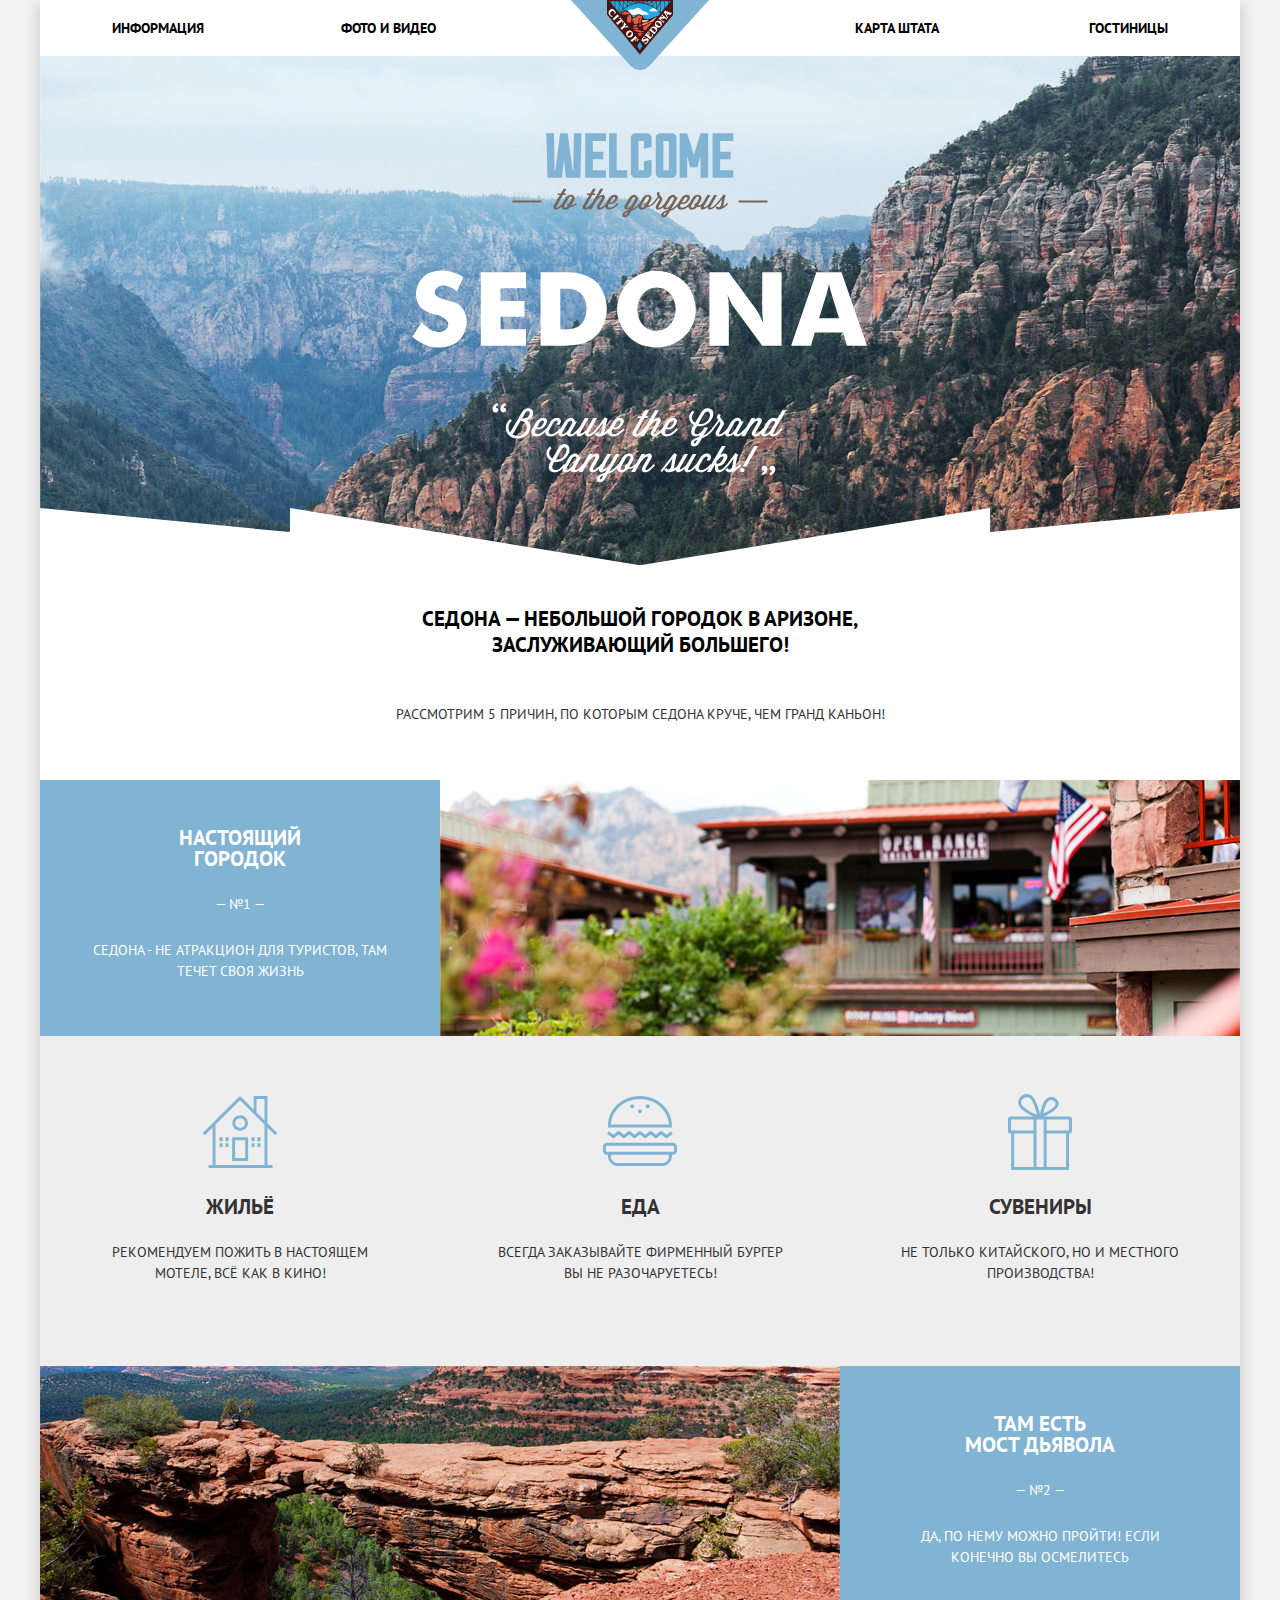
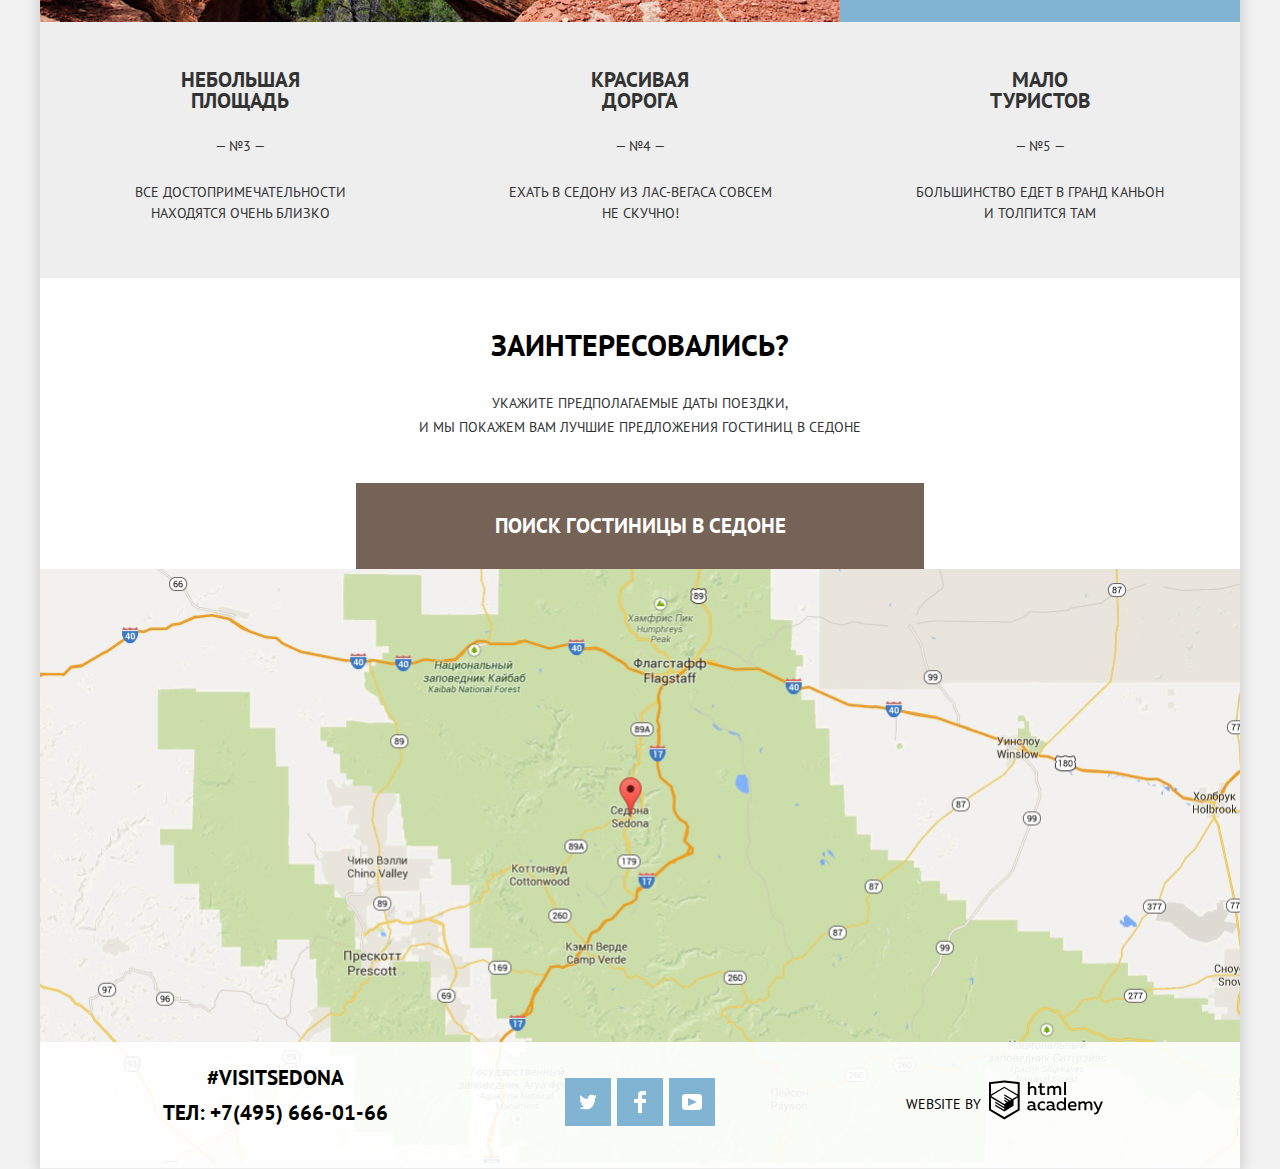
<file: index.html>
<!DOCTYPE html>
<html class="page" lang="ru">
  <head>
    <meta charset="utf-8">
    <title>HTML Academy: Седона</title>
    <link href="https://fonts.googleapis.com/css2?family=PT+Sans:wght@400;700&display=swap;subset=latin,cyrillic" rel="stylesheet">
    <link href="css/normalize.css" rel="stylesheet">
    <link href="css/style.min.css" rel="stylesheet">
  </head>
  <body class="page-body">
    <div class="container">
      <header class="main-header">
        <nav class="main-navigation">
          <a class="main-header-logo">
            <img src="img/logo-sedona.svg" width="138" height="70" alt="Логотип Седона">
          </a>
          <ul class="site-navigation main-navigation-wrapper">
            <li class="site-list"><a href="#">Информация</a></li>
            <li class="site-list"><a href="#">Фото и видео</a></li>
            <li class="site-list"><a href="#">Карта штата</a></li>
            <li class="site-list"><a href="hotels.html">Гостиницы</a></li>
          </ul>
        </nav>
      </header>
      <main>
        <div class="main-features">
          <div class="main-features-logo">
           <img src="img/intro-welcome.svg" width="456" height="350" alt="Добро пожаловать в Седону">
          </div>
          <h1>Седона &mdash; небольшой городок в Аризоне, заслуживающий большего!</h1>
          <p>Рассмотрим 5 причин, по которым Седона круче, чем Гранд Каньон!</p>
        </div>
        <section class="features">
          <ul class="features-list">
            <li class="features-item feature-item-big">
              <div class="feature-item-blue">
                <h3>Настоящий <br>городок</h3>
                <p>&mdash; №1 &mdash;</p>
                <p>Седона - не атракцион для туристов, там течет своя жизнь</p>
              </div>
              <div class="feature-img">
                <img src="img/image1.jpg" width="800" height="256" alt="фото города Седона">
              </div>
              <ul class="features-comments item-commet">
                <li class="item-commet-house">
                  <h3>Жильё</h3>
                  <p>Рекомендуем пожить в настоящем мотеле, всё как в кино!</p>
                </li>
                <li class="item-commet item-commet-food">
                  <h3>Еда</h3>
                  <p>Всегда заказывайте фирменный бургер вы не разочаруетесь!</p>
                <li class="item-commet item-commet-gift">
                  <h3>Сувениры</h3>
                  <p>Не только китайского, но и местного производства!</p>
                </li>
              </ul>
            </li>
            <li class="features-item feature-item-big">
              <div class="feature-img">
                <img src="img/image2.jpg" width="800" height="256" alt="фото скал">
              </div>
              <div class="feature-item-blue">
                <h3>Там есть <br> мост дьявола</h3>
                <p>&mdash; №2 &mdash;</p>
                <p>Да, по нему можно пройти! Если конечно вы осмелитесь</p>
              </div>
            </li>
            <li>
              <div class="features-item">
                <h3>Небольшая <br>площадь</h3>
                <p>&mdash; №3 &mdash;</p>
                <p>Все достопримечательности находятся очень близко</p>
              </div>
            </li>
            <li>
              <div class="features-item">
                <h3>Красивая <br>дорога</h3>
                <p>&mdash; №4 &mdash;</p>
                <p>Ехать в Седону из Лас-Вегаса совсем не скучно!</p>
              </div>
            </li>
            <li>
              <div class="features-item">
                <h3>Мало <br>туристов</h3>
                <p>&mdash; №5 &mdash;</p>
                <p>Большинство едет в Гранд Каньон и&nbsp;толпится там</p>
              </div>
            </li>
          </ul>
        </section>
        <section class="checkin-form">
          <div class="checkin-form-info">
            <h2>Заинтересовались?</h2>
            <p>Укажите предполагаемые даты поездки,<br> и мы покажем вам лучшие предложения гостиниц в Седоне</p>
            <button class="button button-brown checkin-form-button" type="button">Поиск гостиницы в Седоне</button>
          </div>
          <div class="checkin-form-section">
            <form class="checkin-form-text" action="https://echo.htmlacademy.ru" method="post" name="checkin-information">
              <p class="checkin-form-item">
                <label class="label-field" for="checkin-date">Дата заезда:</label>
                <input class="date-field checkin-date-input" type="text" name="checkin-date" id="checkin-date" placeholder="24 апреля 2017" required>
                <button class="date-field-calendar" type="button"><span class="visually-hidden">ярлык календаря</span><svg xmlns="http://www.w3.org/2000/svg" width="21" height="22" viewBox="0 0 21 22"><path d="M19.251 2.025h-2.845V.648c0-.381-.294-.689-.656-.689-.363 0-.656.308-.656.689v1.377h-3.938V.648c0-.381-.294-.689-.655-.689-.363 0-.657.308-.657.689v1.377H5.906V.648c0-.381-.294-.689-.656-.689-.363 0-.657.308-.657.689v1.377H1.75C.784 2.025 0 2.847 0 3.862v16.302C0 21.179.784 22 1.75 22h17.501c.966 0 1.749-.821 1.749-1.836V3.862c0-1.015-.783-1.837-1.749-1.837zm.437 18.139a.448.448 0 0 1-.437.459H1.75a.45.45 0 0 1-.438-.459V3.862a.45.45 0 0 1 .438-.459h2.844v1.378c0 .381.294.689.657.689.362 0 .656-.308.656-.689V3.403h3.938v1.378c0 .381.294.689.657.689.361 0 .655-.308.655-.689V3.403h3.938v1.378c0 .381.293.689.656.689.362 0 .656-.308.656-.689V3.403h2.845c.241 0 .437.206.437.459v16.302z"/><path d="M4.594 8.225h2.625v2.066H4.594zM4.594 11.668h2.625v2.067H4.594zM4.594 15.112h2.625v2.066H4.594zM9.188 15.112h2.625v2.066H9.188zM9.188 11.668h2.625v2.067H9.188zM9.188 8.225h2.625v2.066H9.188zM13.781 15.112h2.625v2.066h-2.625zM13.781 11.668h2.625v2.067h-2.625zM13.781 8.225h2.625v2.066h-2.625z"/></svg></button>
              </p>
              <p class="checkin-form-item">
                <label class="label-field" for="checkout-date">Дата выезда:</label>
                <input class="date-field" type="text" name="checkout-date" id="checkout-date" placeholder="4 июля 2017" required>
                <button class="date-field-calendar" type="button"><span class="visually-hidden">ярлык календаря</span><svg xmlns="http://www.w3.org/2000/svg" width="21" height="22" viewBox="0 0 21 22"><path d="M19.251 2.025h-2.845V.648c0-.381-.294-.689-.656-.689-.363 0-.656.308-.656.689v1.377h-3.938V.648c0-.381-.294-.689-.655-.689-.363 0-.657.308-.657.689v1.377H5.906V.648c0-.381-.294-.689-.656-.689-.363 0-.657.308-.657.689v1.377H1.75C.784 2.025 0 2.847 0 3.862v16.302C0 21.179.784 22 1.75 22h17.501c.966 0 1.749-.821 1.749-1.836V3.862c0-1.015-.783-1.837-1.749-1.837zm.437 18.139a.448.448 0 0 1-.437.459H1.75a.45.45 0 0 1-.438-.459V3.862a.45.45 0 0 1 .438-.459h2.844v1.378c0 .381.294.689.657.689.362 0 .656-.308.656-.689V3.403h3.938v1.378c0 .381.294.689.657.689.361 0 .655-.308.655-.689V3.403h3.938v1.378c0 .381.293.689.656.689.362 0 .656-.308.656-.689V3.403h2.845c.241 0 .437.206.437.459v16.302z"/><path d="M4.594 8.225h2.625v2.066H4.594zM4.594 11.668h2.625v2.067H4.594zM4.594 15.112h2.625v2.066H4.594zM9.188 15.112h2.625v2.066H9.188zM9.188 11.668h2.625v2.067H9.188zM9.188 8.225h2.625v2.066H9.188zM13.781 15.112h2.625v2.066h-2.625zM13.781 11.668h2.625v2.067h-2.625zM13.781 8.225h2.625v2.066h-2.625z"/></svg></button>
              </p>
              <div class="checkin-form-item">
                <div class="people-number">
                  <label class="label-field" for="adult">Взрослые:</label>
                  <div class="number-field number-field-adult">
                    <button class="button-qty button-qty-minus" type="button"><span class="visually-hidden">убавить</span></button>
                    <input class="number" type="number" name="adult-number" id="adult" min="1" step="1" value="2">
                    <button class="button-qty button-qty-plus" type="button"><span class="visually-hidden">добавить</span></button>
                  </div>
                </div>
                <div class="people-number">
                  <label class="label-field" for="children">Дети:</label>
                  <div class="number-field">
                    <button class="button-qty button-qty-minus" type="button"><span class="visually-hidden">убавить</span></button>
                    <input class="number" type="number" name="children-number" id="children" min="0" step="1" value="0">
                    <button class="button-qty button-qty-plus" type="button"><span class="visually-hidden">добавить</span></button>
                  </div>
                </div>
              </div>
              <button class="button button-blue form-find-button" type="submit">Найти</button>
            </form>
          </div>
        </section>
        <section class="map">
          <h2 class="visually-hidden">Как нас найти</h2>
          <iframe src="https://www.google.com/maps/embed?pb=!1m18!1m12!1m3!1d764246.3940536509!2d-112.38274513634933!3d34.751512098965684!2m3!1f0!2f0!3f0!3m2!1i1024!2i768!4f13.1!3m3!1m2!1s0x872da132f942b00d%3A0x5548c523fa6c8efd!2z0KHQtdC00L7QvdCwLCDQkNGA0LjQt9C-0L3QsCA4NjMzNiwg0KHQqNCQ!5e0!3m2!1sru!2sru!4v1592583393524!5m2!1sru!2sru" width="1200" height="594" aria-label="Адрес Седоны на Карте: США, Аризона 86336"></iframe>
          <p><img src="img/map.png" width="1200" height="594" alt="Адрес Седоны на Карте: США, Аризона 86336"></p>
        </section>
      </main>
      <footer class="footer-index">
        <div class="footer-container">
          <div class="footer-contacts col-1-3">
            <p>#visitsedona</p>
            <a class="tel-number" href="tel:+74956660166">тел: +7(495) 666-01-66</a>
          </div>
          <ul class="social">
            <li>
              <a class="social-button" href="#"><span class="visually-hidden">Twitter</span>
                <svg xmlns="http://www.w3.org/2000/svg" xmlns:xlink="http://www.w3.org/1999/xlink" width="17" height="15" viewBox="0 0 17 15"><path fill="#FFF" d="M10.95.144c1.685-.496 2.984.27 3.577 1.179.673-.231 1.331-.481 2.011-.708a2.345 2.345 0 0 1-.857 1.768c.685.17 1.304-.491 1.304-.491-.169 1-1.006 1.788-1.563 2.024-.231 6.75-3.175 11.217-10.077 11.082h-.446c-.41 0-4.164-.46-4.898-1.887 2.271.196 3.893-.422 4.693-1.177-.96-.3-2.679-.477-2.979-2.95.349.106.564.228 1.19.119C1.705 8.247.374 7.53.448 5.33c.285.328 1.067.536 1.34.472C1.085 5.561-.182 2.442.894.85c1.818 1.854 3.735 3.606 7.152 3.773C8.254 2.33 9.183.793 10.95.144z"/></svg>
              </a>
            </li>
            <li>
              <a class="social-button" href="#"><span class="visually-hidden">Facebook</span>
                <svg xmlns="http://www.w3.org/2000/svg" width="12" height="22" viewBox="0 0 12 22"><path fill="#FFF" d="M12 4V0H8a4 4 0 0 0-4 4v4H0v4h4v10h4V12h4V8H8V4h4z"/></svg>
              </a>
            </li>
            <li>
              <a class="social-button" href="#"><span class="visually-hidden">YouTube</span>
                <svg xmlns="http://www.w3.org/2000/svg" xmlns:xlink="http://www.w3.org/1999/xlink" width="20" height="16" viewBox="0 0 20 16"><path fill="#FFF" d="M17 0H3C1.35 0 0 1.35 0 3v10c0 1.65 1.35 3 3 3h14c1.65 0 3-1.35 3-3V3c0-1.65-1.35-3-3-3zM6.027 11.998V4.002L15.014 8l-8.987 3.998z"/></svg>
              </a>
            </li>
          </ul>
          <div class="col-1-3 footer-copyright">
            <p><span class="copyright">Website by</span><span class="visually-hidden">HTML Academy</span>
            <a  class="footer-copyright-logo" href="https://htmlacademy.ru/intensive/htmlcss/">
              <svg class="html-logo" xmlns="http://www.w3.org/2000/svg" viewBox="0 0 108.08 36.85" width="114px" height="40px"><title>logo-htmlacademy-small1</title><path d="M44.61,26.88a2,2,0,0,0,.55-0.1v1.33a3.25,3.25,0,0,1-1.18.21,1.67,1.67,0,0,1-1.67-1,4.84,4.84,0,0,1-3.14,1.08c-1.51,0-2.91-.83-2.91-2.55,0-2.13,2-2.79,3.71-2.79a11.08,11.08,0,0,1,2.17.25v-0.3c0-1-.76-1.77-2.19-1.77a7.42,7.42,0,0,0-3,.64v-1.7a10.21,10.21,0,0,1,3.19-.55c2.36,0,3.81,1.12,3.81,3.65v3a0.54,0.54,0,0,0,.49.59h0.17Zm-6.44-1.13A1.35,1.35,0,0,0,39.63,27h0.11a3.39,3.39,0,0,0,2.41-1V24.58a9.72,9.72,0,0,0-1.81-.21c-1,0-2.16.33-2.16,1.38h0Zm12.36-6.11a5,5,0,0,1,2.57.64V22a4.08,4.08,0,0,0-2.3-.7,2.75,2.75,0,1,0,0,5.49,5,5,0,0,0,2.43-.64v1.71a6.27,6.27,0,0,1-2.76.57A4.21,4.21,0,0,1,46,24.51q0-.21,0-0.41a4.32,4.32,0,0,1,4.18-4.46h0.38Zm12.17,7.24a2,2,0,0,0,.55-0.1v1.33a3.25,3.25,0,0,1-1.18.21,1.67,1.67,0,0,1-1.67-1,4.84,4.84,0,0,1-3.14,1.08c-1.51,0-2.91-.83-2.91-2.55,0-2.13,2-2.79,3.71-2.79a11.08,11.08,0,0,1,2.17.25v-0.3c0-1-.76-1.77-2.19-1.77a7.42,7.42,0,0,0-3,.64v-1.7a10.21,10.21,0,0,1,3.19-.55c2.36,0,3.81,1.12,3.81,3.65v3a0.54,0.54,0,0,0,.49.59h0.17Zm-6.44-1.13A1.35,1.35,0,0,0,57.73,27h0.11a3.39,3.39,0,0,0,2.41-1V24.58a9.72,9.72,0,0,0-1.81-.21c-1.06,0-2.16.33-2.16,1.38h0ZM73,16V28.2H71.35V26.88a3.88,3.88,0,0,1-3.19,1.54,4.4,4.4,0,0,1,0-8.78,3.81,3.81,0,0,1,3,1.3V16H73Zm-4.53,5.22a2.76,2.76,0,1,0,0,5.52A2.86,2.86,0,0,0,71.15,25V23A2.91,2.91,0,0,0,68.49,21.27ZM79,19.64c3.31,0,4.46,2.68,3.92,5.09H76.7c0.21,1.5,1.67,2.11,3.19,2.11a6.11,6.11,0,0,0,2.64-.59v1.6a7.14,7.14,0,0,1-3,.57C77,28.42,74.78,27,74.78,24a4.18,4.18,0,0,1,4-4.39H79Zm0.09,1.54a2.28,2.28,0,0,0-2.44,2.1v0.06H81.3A2,2,0,0,0,79.13,21.18Zm5.73,7V19.87h1.65v1a3.81,3.81,0,0,1,2.78-1.27A2.86,2.86,0,0,1,91.89,21a4.12,4.12,0,0,1,2.91-1.33A3.06,3.06,0,0,1,98,23V28.2h-1.9V23.05a1.59,1.59,0,0,0-1.42-1.75H94.42a2.8,2.8,0,0,0-2.07,1.12V28.2h-1.9V23.05A1.59,1.59,0,0,0,89,21.31H88.8a3,3,0,0,0-2.21,1.29v5.63H84.86Zm21.31-8.33h1.9l-3.91,9.46c-0.9,2.17-2.09,2.86-3.35,2.86a4.76,4.76,0,0,1-1.1-.14V30.46a2.86,2.86,0,0,0,.85.12c0.9,0,1.58-.64,2.07-1.9l0.17-.42-4-8.4h2l2.86,6.29ZM38.73,1.46V6.22a3.81,3.81,0,0,1,2.7-1.14,3.25,3.25,0,0,1,3.44,3.4v5.15H43V8.72a1.81,1.81,0,0,0-1.61-2h-0.3a2.93,2.93,0,0,0-2.32,1.39v5.52h-1.9V1.46h1.9ZM49.94,2.31v3h3V6.91h-3v3.81c0,1.1.5,1.46,1.58,1.46a4.49,4.49,0,0,0,1.69-.33v1.6A6.8,6.8,0,0,1,51,13.8a2.55,2.55,0,0,1-2.86-2.74V6.89H46.58V5.26h1.5V2.74Zm5.4,11.31V5.28H57v1A3.81,3.81,0,0,1,59.77,5a2.86,2.86,0,0,1,2.6,1.33A4.12,4.12,0,0,1,65.28,5,3.06,3.06,0,0,1,68.44,8.4v5.21h-1.9V8.46a1.59,1.59,0,0,0-1.42-1.75H64.89a2.8,2.8,0,0,0-2.07,1.12v5.78h-1.9V8.46A1.59,1.59,0,0,0,59.5,6.71H59.27A3,3,0,0,0,57.06,8v5.63H55.34ZM71.17,1.45H73V13.6H71.17V1.45ZM14.71,0H14.55L0,1.54V28.21l14.55,8.66,14.55-8.66V1.54Zm12.5,27.1L14.55,34.64,1.9,27.12V16.18l12.59,7.5V25L5.86,19.9v1.31l8.68,5.21v1.39L5.87,22.65V24l8.68,5.21,8.75-5.24V18.31L27.2,16V27.12Zm0-12.53-3.48,2-1.6,1L14.51,13v1.31L21,18.23H21l-0.14.09-1,.54-5.37-3.2V17l4.24,2.52-1,.67-3.2-1.9v1.31l2.1,1.24L14.5,22.1,2,14.65,14.51,7.11Zm0-1.32L14.49,5.76,1.91,13.25v-10L14.56,1.92,27.21,3.25v10h0Z"/></svg>
            </a>
            </p>
          </div>
        </div>
      </footer>
    </div>
    <script src="js/script.min.js"></script>
  </body>
</html>
</file>
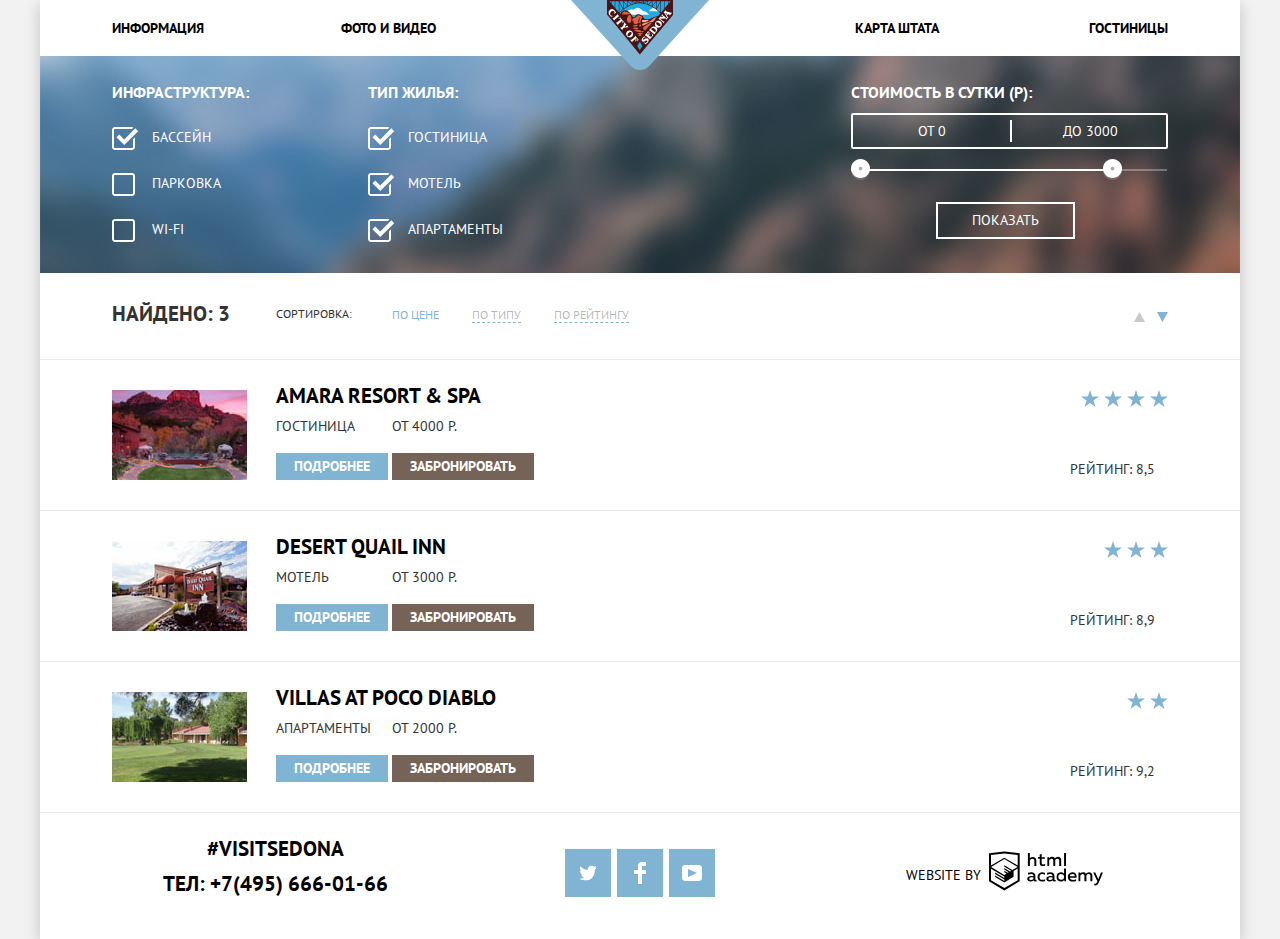
<file: hotels.html>
<!DOCTYPE html>
<html class="page" lang="ru">
  <head>
    <meta charset="utf-8">
    <title>HTML Academy: Седона</title>
    <link href="https://fonts.googleapis.com/css2?family=PT+Sans:wght@400;700&display=swap;subset=latin,cyrillic" rel="stylesheet">
    <link href="css/normalize.css" rel="stylesheet">
    <link href="css/style.min.css" rel="stylesheet">
  </head>
  <body class="page-body">
    <div class="container">
      <header class="main-header">
        <nav class="main-navigation">
          <a class="main-header-logo" href="index.html">
            <img src="img/logo-sedona.svg" width="138" height="70" alt="Логотип Седона">
          </a>
          <div class="main-navigation-wrapper">
            <ul class="site-navigation main-navigation-wrapper">
              <li class="site-list"><a href="#">Информация</a></li>
              <li class="site-list"><a href="#">Фото и видео</a></li>
              <li class="site-list"><a href="#">Карта штата</a></li>
              <li class="site-list"><a>Гостиницы</a></li>
            </ul>
          </div>
        </nav>
      </header>
      <main>
        <section>
          <h1 class="visually-hidden">Гостиницы</h1>
          <form class="hotel-filter" action="https://echo.htmlacademy.ru" method="get">
            <fieldset class="filter">
              <legend>Инфраструктура:</legend>
              <ul class="check-section">
                <li>
                  <input class="visually-hidden filter-checkbox" type="checkbox" name="swimingpool" id="swimingpool-filter" checked>
                  <label for="swimingpool-filter">Бассейн</label>
                </li>
                <li>
                  <input class="visually-hidden filter-checkbox" type="checkbox" name="parking" id="parking-filter">
                  <label for="parking-filter">Парковка</label>
                </li>
                <li>
                  <input class="visually-hidden filter-checkbox" type="checkbox" name="wifi" id="wifi-filter">
                  <label for="wifi-filter">Wi-Fi</label>
                </li>
              </ul>
            </fieldset>
            <fieldset class="filter hotel-type">
              <legend>Тип жилья:</legend>
              <ul class="check-section">
                <li>
                  <input class="visually-hidden filter-checkbox" type="checkbox" name="hotel" id="hotel-filter" checked>
                  <label for="hotel-filter">Гостиница</label>
                </li>
                <li>
                  <input class="visually-hidden filter-checkbox" type="checkbox" name="motel" id="motel-filter" checked>
                  <label for="motel-filter">Мотель</label>
                </li>
                <li>
                  <input class="visually-hidden filter-checkbox" type="checkbox" name="apartment" id="apartment-filter" checked>
                  <label for="apartment-filter">Апартаменты</label>
                </li>
              </ul>
            </fieldset>
            <fieldset class="filter price-fieldset">
              <legend>Стоимость в сутки (Р):</legend>
              <div class="price-filter">
                <div class="price-field min-price">
                  <label for="min-price-field">От</label>
                  <input class="price-input" type="text" name="min-price" id="min-price-field" value="0" pattern="^[ 0-9]+$">
                </div>
                <div class="price-field max-price">
                  <label for="max-price-field">До</label>
                  <input class="price-input" type="text" name="max-price" id="max-price-field" value="3000" pattern="^[ 0-9]+$">
                </div>
              </div>
              <div class="price-range">
                <div class="price-scale">
                  <div class="price-bar"></div>
                </div>
                <div class="price-toggle price-toggle-min" tabindex="0">
                  <span class="visually-hidden">Минимальная стоимость</span>
                </div>
                <div class="price-toggle price-toggle-max" tabindex="0">
                  <span class="visually-hidden">Максимальная стоимость</span>
                </div>
              </div>
              <button class="filter-button" type="submit">Показать</button>
            </fieldset>
          </form>
          </section>
          <section class="filter-results-row">
            <h3 class="hotels-number">Найдено: 3</h3>
            <p class="hotels-sort sorting-head">Сортировка:</p>
            <ul class="hotels-sort-list">
              <li><a class="hotels-sort hotels-sort-item">по цене</a></li>
              <li><a class="hotels-sort hotels-sort-item" href="#">по типу</a></li>
              <li><a class="hotels-sort hotels-sort-item" href="#">по рейтингу</a></li>
            </ul>
            <ul class="hotels-sort-list sort-direction">
              <li>
                <a class="direction-button button-up" href="#"><span class="visually-hidden">по возростанию</span>
                  <svg width="11" height="10" xmlns="http://www.w3.org/2000/svg"><path d="M5.5 0L0 10h11L5.5 0z"/></svg>
                </a>
              </li>
              <li>
                <a class="direction-button button-down"><span class="visually-hidden">по убыванию</span>
                  <svg width="11" height="10" xmlns="http://www.w3.org/2000/svg"><path d="M5.5 10L0 0h11" /></svg>
                </a>
              </li>
            </ul>
          </section>
          <section class="hotels">
            <h2 class="visually-hidden">Название гостиниц</h2>
            <ul>
              <li class="hotel-section">
                <div class="hotel-img">
                  <img src="img/amara.jpg" width="135" height="90" alt="гостиница Amara">
                </div>
                <div class="hotel-info">
                  <h3 class="hotel-name">
                    <a href="#">Amara Resort & Spa</a>
                  </h3>
                  <div class="hotel-name-info">
                    <p>Гостиница</p>
                    <p>от 4000 Р.</p>
                  </div>
                  <a class="small-button button-blue" href="#">Подробнее</a>
                  <a class="small-button button-brown" href="#">Забронировать</a>
                </div>
                <div class="hotel-rating">
                  <div class="hotel-stars hotel-stars-4">
                    <span class="visually-hidden">4 звезды</span>
                  </div>
                  <p class="rating">Рейтинг: 8,5</p>
                </div>
              </li>
              <li class="hotel-section">
                <div class="hotel-img">
                  <img src="img/desert.jpg" width="135" height="90" alt="мотель Desert">
                </div>
                <div class="hotel-info">
                  <h3 class="hotel-name">
                    <a href="#">Desert Quail INN</a>
                  </h3>
                  <div class="hotel-name-info">
                    <p>мотель</p>
                    <p>от 3000 Р.</p>
                  </div>
                  <a class="small-button button-blue" href="#">Подробнее</a>
                  <a class="small-button button-brown" href="#">Забронировать</a>
                </div>
                <div class="hotel-rating">
                  <div class="hotel-stars hotel-stars-3">
                    <span class="visually-hidden">3 звезды</span>
                  </div>
                  <p class="rating">Рейтинг: 8,9</p>
                </div>
              </li>
              <li class="hotel-section">
                <div class="hotel-img">
                  <img src="img/villa.jpg" width="135" height="90" alt="Вилла">
                </div>
                <div class="hotel-info">
                  <h3 class="hotel-name">
                    <a href="#">Villas at Poco Diablo</a>
                  </h3>
                  <div class="hotel-name-info">
                    <p>Апартаменты</p>
                    <p>от 2000 Р.</p>
                  </div>
                  <a class="small-button button-blue" href="#">Подробнее</a>
                  <a class="small-button button-brown" href="#">Забронировать</a>
                </div>
                <div class="hotel-rating">
                  <div class="hotel-stars hotel-stars-2">
                    <span class="visually-hidden">2 звезды</span>
                  </div>
                  <p class="rating">Рейтинг: 9,2</p>
                </div>
              </li>
            </ul>
          </section>
        </main>
    <footer>
        <div class="footer-container">
          <div class="footer-contacts col-1-3">
            <p>#visitsedona</p>
            <a class="tel-number" href="tel:+74956660166">тел: +7(495) 666-01-66</a>
          </div>
          <ul class="social">
            <li>
              <a class="social-button" href="#"><span class="visually-hidden">Twitter</span>
                <svg xmlns="http://www.w3.org/2000/svg" xmlns:xlink="http://www.w3.org/1999/xlink" width="17" height="15" viewBox="0 0 17 15"><path fill="#FFF" d="M10.95.144c1.685-.496 2.984.27 3.577 1.179.673-.231 1.331-.481 2.011-.708a2.345 2.345 0 0 1-.857 1.768c.685.17 1.304-.491 1.304-.491-.169 1-1.006 1.788-1.563 2.024-.231 6.75-3.175 11.217-10.077 11.082h-.446c-.41 0-4.164-.46-4.898-1.887 2.271.196 3.893-.422 4.693-1.177-.96-.3-2.679-.477-2.979-2.95.349.106.564.228 1.19.119C1.705 8.247.374 7.53.448 5.33c.285.328 1.067.536 1.34.472C1.085 5.561-.182 2.442.894.85c1.818 1.854 3.735 3.606 7.152 3.773C8.254 2.33 9.183.793 10.95.144z"/></svg>
              </a>
            </li>
            <li>
              <a class="social-button" href="#"><span class="visually-hidden">Facebook</span>
                <svg xmlns="http://www.w3.org/2000/svg" width="12" height="22" viewBox="0 0 12 22"><path fill="#FFF" d="M12 4V0H8a4 4 0 0 0-4 4v4H0v4h4v10h4V12h4V8H8V4h4z"/></svg>
              </a>
            </li>
            <li>
              <a class="social-button" href="#"><span class="visually-hidden">YouTube</span>
                <svg xmlns="http://www.w3.org/2000/svg" xmlns:xlink="http://www.w3.org/1999/xlink" width="20" height="16" viewBox="0 0 20 16"><path fill="#FFF" d="M17 0H3C1.35 0 0 1.35 0 3v10c0 1.65 1.35 3 3 3h14c1.65 0 3-1.35 3-3V3c0-1.65-1.35-3-3-3zM6.027 11.998V4.002L15.014 8l-8.987 3.998z"/></svg>
              </a>
            </li>
          </ul>
          <div class="col-1-3 footer-copyright">
            <p><span class="copyright">Website by</span><span class="visually-hidden">HTML Academy</span>
            <a class="footer-copyright-logo" href="https://htmlacademy.ru/intensive/htmlcss/">
              <svg class="html-logo" xmlns="http://www.w3.org/2000/svg" viewBox="0 0 108.08 36.85" width="114px" height="40px"><title>logo-htmlacademy-small1</title><path d="M44.61,26.88a2,2,0,0,0,.55-0.1v1.33a3.25,3.25,0,0,1-1.18.21,1.67,1.67,0,0,1-1.67-1,4.84,4.84,0,0,1-3.14,1.08c-1.51,0-2.91-.83-2.91-2.55,0-2.13,2-2.79,3.71-2.79a11.08,11.08,0,0,1,2.17.25v-0.3c0-1-.76-1.77-2.19-1.77a7.42,7.42,0,0,0-3,.64v-1.7a10.21,10.21,0,0,1,3.19-.55c2.36,0,3.81,1.12,3.81,3.65v3a0.54,0.54,0,0,0,.49.59h0.17Zm-6.44-1.13A1.35,1.35,0,0,0,39.63,27h0.11a3.39,3.39,0,0,0,2.41-1V24.58a9.72,9.72,0,0,0-1.81-.21c-1,0-2.16.33-2.16,1.38h0Zm12.36-6.11a5,5,0,0,1,2.57.64V22a4.08,4.08,0,0,0-2.3-.7,2.75,2.75,0,1,0,0,5.49,5,5,0,0,0,2.43-.64v1.71a6.27,6.27,0,0,1-2.76.57A4.21,4.21,0,0,1,46,24.51q0-.21,0-0.41a4.32,4.32,0,0,1,4.18-4.46h0.38Zm12.17,7.24a2,2,0,0,0,.55-0.1v1.33a3.25,3.25,0,0,1-1.18.21,1.67,1.67,0,0,1-1.67-1,4.84,4.84,0,0,1-3.14,1.08c-1.51,0-2.91-.83-2.91-2.55,0-2.13,2-2.79,3.71-2.79a11.08,11.08,0,0,1,2.17.25v-0.3c0-1-.76-1.77-2.19-1.77a7.42,7.42,0,0,0-3,.64v-1.7a10.21,10.21,0,0,1,3.19-.55c2.36,0,3.81,1.12,3.81,3.65v3a0.54,0.54,0,0,0,.49.59h0.17Zm-6.44-1.13A1.35,1.35,0,0,0,57.73,27h0.11a3.39,3.39,0,0,0,2.41-1V24.58a9.72,9.72,0,0,0-1.81-.21c-1.06,0-2.16.33-2.16,1.38h0ZM73,16V28.2H71.35V26.88a3.88,3.88,0,0,1-3.19,1.54,4.4,4.4,0,0,1,0-8.78,3.81,3.81,0,0,1,3,1.3V16H73Zm-4.53,5.22a2.76,2.76,0,1,0,0,5.52A2.86,2.86,0,0,0,71.15,25V23A2.91,2.91,0,0,0,68.49,21.27ZM79,19.64c3.31,0,4.46,2.68,3.92,5.09H76.7c0.21,1.5,1.67,2.11,3.19,2.11a6.11,6.11,0,0,0,2.64-.59v1.6a7.14,7.14,0,0,1-3,.57C77,28.42,74.78,27,74.78,24a4.18,4.18,0,0,1,4-4.39H79Zm0.09,1.54a2.28,2.28,0,0,0-2.44,2.1v0.06H81.3A2,2,0,0,0,79.13,21.18Zm5.73,7V19.87h1.65v1a3.81,3.81,0,0,1,2.78-1.27A2.86,2.86,0,0,1,91.89,21a4.12,4.12,0,0,1,2.91-1.33A3.06,3.06,0,0,1,98,23V28.2h-1.9V23.05a1.59,1.59,0,0,0-1.42-1.75H94.42a2.8,2.8,0,0,0-2.07,1.12V28.2h-1.9V23.05A1.59,1.59,0,0,0,89,21.31H88.8a3,3,0,0,0-2.21,1.29v5.63H84.86Zm21.31-8.33h1.9l-3.91,9.46c-0.9,2.17-2.09,2.86-3.35,2.86a4.76,4.76,0,0,1-1.1-.14V30.46a2.86,2.86,0,0,0,.85.12c0.9,0,1.58-.64,2.07-1.9l0.17-.42-4-8.4h2l2.86,6.29ZM38.73,1.46V6.22a3.81,3.81,0,0,1,2.7-1.14,3.25,3.25,0,0,1,3.44,3.4v5.15H43V8.72a1.81,1.81,0,0,0-1.61-2h-0.3a2.93,2.93,0,0,0-2.32,1.39v5.52h-1.9V1.46h1.9ZM49.94,2.31v3h3V6.91h-3v3.81c0,1.1.5,1.46,1.58,1.46a4.49,4.49,0,0,0,1.69-.33v1.6A6.8,6.8,0,0,1,51,13.8a2.55,2.55,0,0,1-2.86-2.74V6.89H46.58V5.26h1.5V2.74Zm5.4,11.31V5.28H57v1A3.81,3.81,0,0,1,59.77,5a2.86,2.86,0,0,1,2.6,1.33A4.12,4.12,0,0,1,65.28,5,3.06,3.06,0,0,1,68.44,8.4v5.21h-1.9V8.46a1.59,1.59,0,0,0-1.42-1.75H64.89a2.8,2.8,0,0,0-2.07,1.12v5.78h-1.9V8.46A1.59,1.59,0,0,0,59.5,6.71H59.27A3,3,0,0,0,57.06,8v5.63H55.34ZM71.17,1.45H73V13.6H71.17V1.45ZM14.71,0H14.55L0,1.54V28.21l14.55,8.66,14.55-8.66V1.54Zm12.5,27.1L14.55,34.64,1.9,27.12V16.18l12.59,7.5V25L5.86,19.9v1.31l8.68,5.21v1.39L5.87,22.65V24l8.68,5.21,8.75-5.24V18.31L27.2,16V27.12Zm0-12.53-3.48,2-1.6,1L14.51,13v1.31L21,18.23H21l-0.14.09-1,.54-5.37-3.2V17l4.24,2.52-1,.67-3.2-1.9v1.31l2.1,1.24L14.5,22.1,2,14.65,14.51,7.11Zm0-1.32L14.49,5.76,1.91,13.25v-10L14.56,1.92,27.21,3.25v10h0Z"/></svg>
            </a>
            </p>
          </div>
        </div>
      </footer>
    </div>
  </body>
</html>
</file>
<file: css/style.min.css>
@-webkit-keyframes appearance{0%{transform:translateY(-100%) translateX(-50%)}to{transform:translateY(0) translateX(-50%)}}@keyframes appearance{0%{transform:translateY(-100%) translateX(-50%)}to{transform:translateY(0) translateX(-50%)}}@-webkit-keyframes disappearance{0%{transform:translateY(0) translateX(-50%)}to{transform:translateY(-100%) translateX(-50%)}}@keyframes disappearance{0%{transform:translateY(0) translateX(-50%)}to{transform:translateY(-100%) translateX(-50%)}}:root{--basic-text: #333333;--basic-row: #CACACA;--basic-active-button: rgba(255, 255, 255, 0.3);--basic-activ-text: rgba(0, 0, 0, 0.3);--basic-black: #000000;--basic-brown: #766357;--basic-extra-brown: #604E43;--basic-dark-brown: #503E33;--basic-blue: #81B3D2;--basic-extra-blue: #669EC0;--basic-dark-blue: #5496BD;--basic-grey: #EBEBEB;--basic-extra-grey: #A9A9A9;--basic-extra-white: #F2F2F2;--basic-white: #FFFFFF;--basic-footer: rgba(255, 255, 255, 0.9)}body{min-width:1200px;margin:0;padding:0;font-size:14px;line-height:21px;font-family:"PT Sans",Arial,sans-serif;text-transform:uppercase;color:var(--basic-text);background-color:var(--basic-extra-white);background-position:top center;background-repeat:no-repeat}a{text-decoration:none}img{max-width:100%;height:auto}.visually-hidden{position:absolute;width:1px;height:1px;margin:-1px;padding:0;overflow:hidden;border:0;clip:rect(0 0 0 0)}.page-body .container{min-height:100vh;display:grid;grid-template-rows:-webkit-min-content 1fr -webkit-min-content;grid-template-rows:min-content 1fr min-content;align-content:start}.container{width:1200px;margin:0 auto;background-color:var(--basic-white);box-shadow:0 5px 15px rgba(0,1,1,.2)}.page{height:100%}.main-header{position:relative}.main-header-logo{position:absolute;top:0;left:50%;transform:translate(-50%)}.main-navigation{font-style:normal;font-weight:700;font-size:inherit;line-height:26px;color:var(--basic-black);background-color:transparent}.main-navigation-wrapper{background-color:var(--basic-white)}.site-navigation{list-style:none;display:flex;flex-wrap:wrap;padding:0;margin:15px 6%}.site-navigation li{margin:0;padding:0;width:229px}.site-navigation li:nth-child(3n),.site-navigation li:nth-child(4n){text-align:right;margin-right:0;margin-left:auto}.site-navigation li:nth-child(3n){padding-left:140px}.hotel-name a,.site-list a{color:var(--basic-black)}.site-list a:focus,.site-list a:hover{color:var(--basic-blue)}.site-list a:active{color:var(--basic-activ-text)}.site-list:not([href]){color:var(--basic-brown);cursor:default}.main-features-logo{display:block;background-color:var(--basic-blue);background-image:url(../img/intro-mask.svg),url(../img/background1.jpg);background-position:0 100.5%,center center;background-repeat:no-repeat;background-size:auto,cover;width:100%;min-height:509px;margin-bottom:41px}.main-features-logo img{position:relative;top:77px}.features-comments,.features-list{list-style:none}.features-list{padding:0;margin:0;display:flex;flex-wrap:wrap;background-color:#eee}.features-item{width:400px;min-height:256px;padding:47px 68px 20px;box-sizing:border-box}.feature-item-big{width:100%;display:flex;flex-wrap:wrap}.feature-img,.feature-item-blue{background-color:var(--basic-blue)}.feature-item-blue{width:400px;color:var(--basic-white);box-sizing:border-box;padding:47px 48px 20px}.features-item h3{font-style:normal;font-weight:700;font-size:21px;line-height:21px}.feature-item-blue h3,.features-item h3{margin:0 0 25px;text-align:center}.features-item p{margin:0 0 25px;font-style:normal;font-weight:400}.feature-img{width:800px}.features,.features-item p,.main-features{text-align:center}.features{position:relative;z-index:4}.checkin-form h2,.main-features h1{font-style:normal;font-weight:700;color:var(--basic-black)}.main-features h1{font-size:21px;line-height:26px;text-align:center;padding:0 300px;margin-bottom:43px}.main-features p{font-style:normal;font-weight:400;font-size:14px;line-height:26px;margin-bottom:53px;padding:0 300px}.feature-img img{display:block}.features-list li{padding:0}.features-comments{padding:0;margin:0;display:flex;box-sizing:border-box}.features-comments li{width:400px;margin:0;padding-top:160px;padding-bottom:82px;position:relative}.item-commet p{margin:0;padding:0 50px}.item-commet h3::before{content:"";background-repeat:no-repeat;background-size:100%;position:absolute;top:60px;left:50%;transform:translateX(-50%);display:block}.item-commet-house h3::before{background-image:url(../img/icon1.svg);width:75px;height:72px}.item-commet-food h3::before{background-image:url(../img/icon3.svg);width:74px;height:70px}.item-commet-gift h3::before{background-image:url(../img/icon2.svg);top:58px;width:64px;height:76px}.checkin-form{text-align:center;position:relative}.checkin-form-info{padding:55px 300px 0;position:relative;background-color:var(--basic-white);z-index:4;box-sizing:border-box}.checkin-form h2{font-size:30px;line-height:24px;margin:0 0 34px}.checkin-form p{margin:0 0 44px;line-height:24px}.checkin-form-section{position:absolute;top:100%;left:50%;z-index:3;transform:translateX(-50%);overflow:hidden;-webkit-animation:appearance .8s;animation:appearance .8s}.checkin-form-text{font-style:normal;font-weight:700;line-height:26px;width:568px;padding:55px;box-sizing:border-box;background-color:var(--basic-white);box-shadow:0 7px 15px rgba(0,1,1,.15)}.checkin-form-close{-webkit-animation:disappearance .8s;animation:disappearance .8s;transform:translateY(-100%) translateX(-50%)}.checkin-form-text p{margin:0;padding:0}.checkin-form-item{display:flex;flex-wrap:wrap;justify-content:space-between;position:relative}.label-field{margin-top:6px}.date-field{width:346px;box-sizing:border-box;margin-bottom:30px;max-height:38px;border:0;position:relative}.date-field-calendar{position:absolute;background-color:transparent;border:0;fill:var(--basic-extra-grey);top:7px;right:4px;cursor:pointer;outline:0}.date-field-calendar:focus,.date-field-calendar:hover,.direction-button[href]:focus svg,.direction-button[href]:hover svg{fill:var(--basic-black)}.date-field-calendar:active,.direction-button[href]:active svg{fill:var(--basic-blue)}.number{max-width:36px;text-align:center;padding:0;margin:0;border:0;box-sizing:border-box}.people-number{display:flex;flex-grow:1;justify-content:space-between}.people-number:nth-child(2n){margin-left:53px}input::-webkit-inner-spin-button,input::-webkit-outer-spin-button{-webkit-appearance:none}input[type=number]{-moz-appearance:textfield}.number-field{display:flex;position:relative;margin-bottom:54px}.number-field-adult{padding-left:10px}.button-qty-minus::after,.button-qty-plus::after,.button-qty-plus::before{content:"";width:12px;height:3px;top:50%;left:50%;transform:translate(-50%,-50%);background-color:var(--basic-extra-grey);position:absolute}.button-qty-plus::before{width:3px;height:12px}.button-qty{display:block;width:39px;padding:0 19px;box-sizing:border-box;border:0;cursor:pointer;position:relative;outline:0;background-color:var(--basic-extra-white)}.button-qty:focus::after,.button-qty:focus::before,.button-qty:hover::after,.button-qty:hover::before{background-color:var(--basic-black)}.button-qty:active::after,.button-qty:active::before{background-color:var(--basic-blue)}.checkin-form-text input{font-weight:700;line-height:26px;padding:4px 10px;border:2px solid var(--basic-extra-white);text-transform:uppercase;color:var(--basic-black);background-color:var(--basic-extra-white);outline:0}.checkin-form-text input:hover{background-color:var(--basic-grey);border-color:var(--basic-grey)}.checkin-form-text input:focus{background-color:var(--basic-white);border-color:#e5e5e5}.date-field::-webkit-input-placeholder{color:var(--basic-black)}.date-field::-moz-placeholder{color:var(--basic-black)}.date-field::placeholder{color:var(--basic-black)}.button,.small-button{font-weight:700;text-align:center;color:var(--basic-white);vertical-align:top;text-transform:uppercase;border:0;box-sizing:border-box}.button{font-style:normal;font-size:21px;line-height:26px;cursor:pointer}.small-button{display:inline-block;padding:3px 18px}.button-brown{background-color:var(--basic-brown);border:inherit}.button-brown:focus,.button-brown:hover{background-color:var(--basic-extra-brown);border:inherit}.button-brown:active{background-color:var(--basic-dark-brown);color:var(--basic-active-button);border:inherit}.button-blue{background-color:var(--basic-blue);border:inherit}.button-blue:focus,.button-blue:hover{background-color:var(--basic-extra-blue);border:inherit}.button-blue:active{background-color:var(--basic-dark-blue);color:var(--basic-active-button);border:inherit}.form-find-button{width:458px;height:58px}.checkin-form-button{width:568px;height:86px}.map iframe{border:0;position:relative;z-index:2}.map{min-height:594px;background-color:var(--basic-grey);position:relative}.map p{margin:0;position:absolute;top:0;left:0;z-index:1}.map img{width:1200px;height:594px}.hotel-name{font-style:normal;font-weight:700;font-size:21px;line-height:26px;color:var(--basic-black);margin:0 0 7px}.hotels p{font-style:normal;font-weight:400}.hotels ul{list-style:none;padding:0;margin:0}.hotel-name a:focus,.hotel-name a:hover{color:var(--basic-blue)}.hotel-name a:active{color:var(--basic-activ-text)}.hotel-filter{background-color:var(--basic-blue);background-image:url(../img/background2.jpg);background-repeat:no-repeat;background-size:100%;color:var(--basic-white);display:flex;padding:26px 6% 8px;margin-bottom:27px;align-items:flex-start;justify-content:space-between}.hotel-type{flex-grow:1}.hotel-img{width:135px;height:90px;flex-shrink:0}.hotel-filter ul{list-style:none}.check-section,.hotel-filter fieldset,.hotel-img{padding:0;margin:0}.hotel-filter fieldset{border:0}.filter legend{font-size:16px;line-height:21px;font-weight:700;margin-bottom:24px;margin-right:119px}.filter li{margin-bottom:25px;margin-left:40px;position:relative}.filter-results input,.hotel-filter input{background-color:transparent;border:0}.hotel-filter .filter-button{background-color:transparent;text-transform:uppercase}.filter-checkbox+label::before,.filter-checkbox:checked+label::before{content:"";position:absolute;left:-40px;width:27px;height:23px;background-repeat:no-repeat;background-position:0 0;cursor:pointer}.filter-checkbox:focus+label::before{outline:2px solid var(--basic-blue)}.filter-checkbox:not(:checked)+label::before{background-image:url(../img/checkbox-off.svg)}.filter-checkbox:checked+label::before{background-image:url(../img/checkbox-on.svg)}.filter-checkbox:disabled:not(:checked)+label::before{background-image:url(../img/checkbox-off-disabled.svg)}.filter-checkbox:checked:disabled+label::before{background-image:url(../img/checkbox-on-disabled.svg)}.price-fieldset{align-self:flex-start}.price-fieldset legend{margin-bottom:10px}.price-filter{border:2px solid var(--basic-white);border-radius:2px;height:36px;min-width:317px;box-sizing:border-box;padding-left:65px;padding-right:30px;display:flex;align-items:center;justify-content:space-between;position:relative}.price-filter::before{content:"";position:absolute;width:2px;height:22px;background-color:var(--basic-white);left:50%}.price-input{font:inherit;color:var(--basic-white);background-color:transparent;border:0;width:50px;padding:0}.price-range{margin-top:20px;position:relative}.price-scale{height:2px;width:316px;background-color:var(--basic-active-button)}.price-bar{height:2px;width:260px;background-color:var(--basic-white)}.price-toggle{position:absolute;top:50%;left:10px;transform:translate(-50%,-50%);width:20px;height:22px;background-image:url(../img/filter-button.svg);background-repeat:no-repeat;cursor:pointer}.price-toggle:focus,.price-toggle:hover{width:23px;height:24px;background-size:23px 24px;outline:0}.price-toggle-max{left:262px}.filter-button{font:inherit;text-transform:uppercase;color:var(--basic-white);background-color:transparent;border:2px solid var(--basic-white);cursor:pointer;text-align:center;margin-top:31px;margin-left:85px;padding:6px 34px}.filter-button:focus,.filter-button:hover{color:var(--basic-black);background-color:var(--basic-white)}.filter-button:active{color:var(--basic-black);background-color:var(--basic-white)}.filter-results-row{display:flex;margin-right:6%;margin-left:6%;margin-bottom:31px;align-items:center;background-color:var(--basic--white)}.hotels-number{font-weight:700;font-size:21px;line-height:26px;margin:0 46px 0 0}.hotels-sort{font-size:12px;line-height:18px}.sorting-head{margin:0 40px 0 0}.hotels-sort-list{list-style:none;margin:0;padding:0;display:flex;flex-wrap:wrap}.sort-direction{margin-left:auto;margin-top:7px}.hotels-sort-item{cursor:pointer;color:var(--basic-activ-text);margin-right:33px;border-bottom:1px dashed var(--basic-blue)}.hotels-sort a:focus,.hotels-sort a:hover,.hotels-sort-item[href]:focus,.hotels-sort-item[href]:hover{color:var(--basic-blue);border-bottom:1px dashed var(--basic-blue)}.hotels-sort-item[href]:active{color:var(--basic-black);border:0}.hotels-sort-item:not([href]){color:var(--basic-blue);cursor:default;border:0}.direction-button{outline:0}.direction-button:not([href]) svg{fill:var(--basic-blue)}.direction-button[href] svg{fill:var(--basic-row)}.button-up{margin-right:12px}.hotels li{display:flex;padding-left:6%;padding-right:6%;align-items:flex-end;border-bottom:1px solid var(--basic-grey)}.hotels li:nth-child(1){border-top:1px solid var(--basic-grey)}.hotel-section{margin:0;padding:23px 0 30px}.hotel-info{padding-left:29px;padding-right:85px}.hotel-name-info{display:flex}.hotel-name-info p{min-width:110px;margin:0 6px 16px 0}.hotel-rating{display:flex;flex-direction:column;align-items:flex-end;flex-grow:1;justify-content:space-between;height:90px}.rating{margin:0 13px 0 0}.hotels-sort a:active{color:var(--basic-black);border-bottom:none}.hotels-sort a{color:var(--basic-activ-text);border-bottom:1px dashed var(--basic-blue)}.hotels-sort-current a{color:var(--basic-blue);border-bottom:none}.row-button{margin:0 6px;display:block;width:10px;height:11px;background-color:var(--basic-row)}.hotel-stars{width:100px;height:17px;background-image:url(../img/star.svg);background-repeat:space}.hotel-stars-2{width:41px}.hotel-stars-3{width:64px}.hotel-stars-4{width:87px}.footer-container{padding:0 6%;display:flex;position:relative;justify-content:space-between;background-color:var(--basic-footer)}.footer-index{margin-top:-127px;z-index:3}.footer-contacts{margin-bottom:36px;font-style:normal;font-weight:700;font-size:21px;line-height:26px;color:var(--basic-black)}.col-1-3{width:31%;text-align:center;margin:0;padding:0}.footer-contacts p{margin-top:23px;margin-bottom:9px}.footer-contacts a{color:var(--basic-black)}.tel-number:focus,.tel-number:hover{color:var(--basic-blue)}.tel-number:active{color:var(--basic-activ-text)}.social{width:400px;display:flex;flex-wrap:wrap;justify-content:center;padding:0;margin:36px 0;list-style:none}.social-button{margin:0 3px 6px;display:block;position:relative;width:46px;height:48px;background-color:var(--basic-blue);color:var(--basic-white)}.social-button svg{position:absolute;top:50%;left:50%;margin-right:-50%;transform:translate(-50%,-50%)}.social-button:focus,.social-button:hover{background-color:var(--basic-extra-blue)}.social-button:active{background-color:var(--basic-dark-blue)}.social-button:active svg{opacity:.3}.footer-copyright p{font-style:normal;font-weight:400;line-height:26px;color:var(--basic-black);margin:38px 0 0;display:flex;align-items:center;justify-content:center}.copyright{margin-right:8px}.footer-copyright-logo:hover .html-logo{fill:var(--basic-extra-blue)}.footer-copyright-logo:active .html-logo{fill:var(--basic-activ-text)}
</file>
